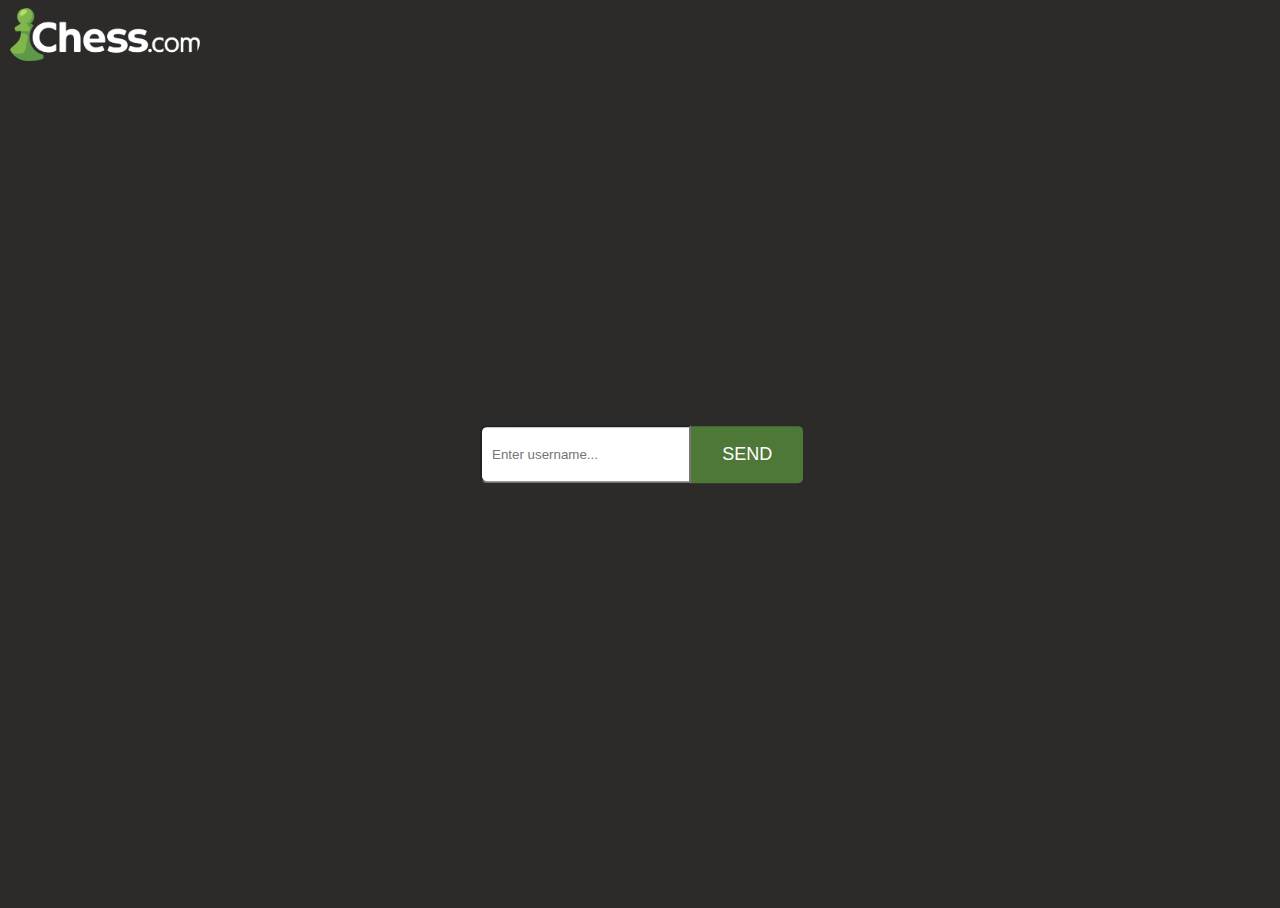
<file: chess profile view/index.html>
<!DOCTYPE html>
<html lang="en">
<head>
    <meta charset="UTF-8">
    <meta name="viewport" content="width=device-width, initial-scale=1.0">
    <title>Chess.com profile</title>
    <link href="style.css" rel="stylesheet">
</head>
<body>

    <div class="chesslogocontainer">
        <img src="assets/logo.png" class="logoclass">
    </div>

    <div class="container">
    <div class = "search">
        <div class="searchbox">
            <input class="user" id="username" placeholder="Enter username...">
        </div>
        <div class="sendbutton">
            <button class="user" type="button" id="btn" >
                SEND
            </button>
        </div>
    </div>
    <div id="card"> 
        <script src='script.js'></script>  
    </div>
    </div>
</body>
</html>
</file>
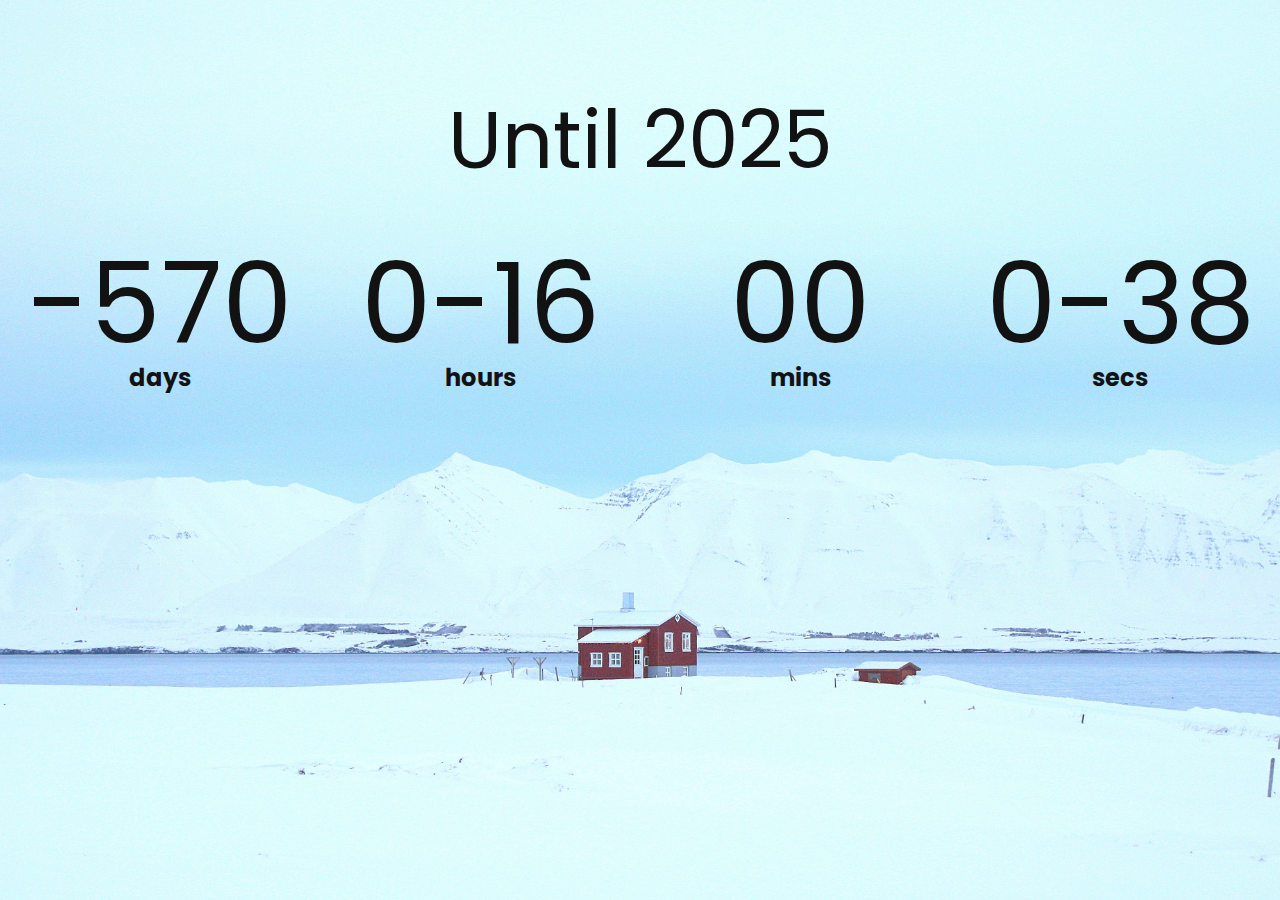
<file: countdown/index.html>
<!DOCTYPE html>
<html>
<head>
    <meta charset='utf-8'>
    <meta http-equiv='X-UA-Compatible' content='IE=edge'>
    <meta name='viewport' content='width=device-width, initial-scale=1'>

    <title>Countdown</title>

    <link rel='stylesheet' type='text/css' media='screen' href='style.css'>
    <script src='script.js'></script>
</head>
<body>
    <h1>Until 2025</h1>

    <div class="countdown">

        <div class="countdowntime days">
            <p class="bigtext" id="days">
                0
            </p>
            <span>
                days
            </span>
        </div>

        <div class="countdowntime hours">
            <p class="bigtext" id="hours">
                0
            </p>
            <span>
                hours
            </span>
        </div>


        <div class="countdowntime mins">
            <p class="bigtext" id="mins">
                0
            </p>
            <span>
                mins
            </span>
        </div>

        <div class="countdowntime secs">
            <p class="bigtext" id="secs">
                0
            </p>
            <span>
                secs
            </span>
        </div>

    </div>
    
</body>
</html>
</file>
<file: chess profile view/style.css>
@import url('https://fonts.googleapis.com/css2?family=Poppins:wght@200;400;600&display=swap');


body
{
    background-color: #2C2B29;
    color: #fff;
    font-family: 'Poppins', sans-serif;
}
h1,h2,h3,h4,h5,h6
{
    display: inline;
}


.chesslogocontainer{
    /* background-color: aqua; */
    width:15%;
    height: 100%;
    position: absolute;
}

.logoclass{
    display: inline;
    position: absolute;
    width: 100%;
    height: auto;
    /* background-color: red; */
}

.container {    
    width:340px;
    position: absolute;
    transform: translate(-50%, -50%);
    top: 50%;
    left: 50%;
    /* background-color: green; */
  }


#card
{
    background-color: #4E7837;
    display: none;
    margin: auto;
    padding: 10px;
    margin-top: 3%;
    height: 60%;
    border: #fff solid 2px;
    border-radius: 20px;
    width:300px;
    box-shadow: 5px 5px 5px 5px #fff;
}


.search{
    display: flex;
    flex-direction: row;
    margin-left: 0%;
    padding: 10px;
    margin-top: 3%;
    /* background-color: aqua; */
}

.searchbox{
    width: 65%;
    /* background-color: purple; */
}

.sendbutton{
    width: 35%;
    /* margin-left: 2%; */
    /* background-color: yellow; */
    flex: 1;
}

img
{
    /* height:300px;
    width: 300px; */
    height:100%;
    width: 100%;
    position: relative;
    border-radius: 20px;

}

.user
{
    height: 34px;
    width: 90%;
    display: inline;    
    margin: auto;
    margin-top: 3%;
    margin-bottom: 3%;
    /* margin-right: 20%; */
    /* margin-left: 0%; */
    padding: 10px;
    border-radius: 7px 0px 0px 7px;
    /* background-color: red; */
}

#btn
{   
    height: 57px;
    width: 100%;
    /* position: relative;
    margin-left: 0px;
    padding: 0px; */
    /* display: block; */
    /* padding: 15px 60px; */
    font-size: 18px;
    /* background-color: #101010; */
    background-color: #4E7837;
    color: #ffffff; 
    position: relative;
    margin: 6.5% 3%;
    border: none;
    border-radius: 0px 5px 5px 0px;
    /* background-color: blue; */
}

a{
    color: #fff;
}
</file>
<file: countdown/style.css>
@import url('https://fonts.googleapis.com/css2?family=Poppins:wght@200;400;600&display=swap');


* {
    box-sizing: border-box;
}


body {
    background-image: url(snowbg3.jpg);
    background-size: cover;
    background-position: center center;
    min-height: 100vh;
    font-family: 'Poppins', sans-serif;
    margin: 0;
    align-items: center;
    color: #121212;

    display: flex;
    flex-direction: column;
}


h1{
    font-weight: normal;
    font-size: 5rem;
    margin-top: 5rem;
    margin-bottom: 0rem;
    /* background-color: red; */
}

.bigtext{
    font-size: 7rem;
    line-height: 1;
    /* background-color: green; */
    margin-bottom: 0;
    margin-top: 3rem;
    /* margin: 0 6rem; */
}

.countdown{
    display: flex;
    flex-direction: row;
    width: 100%;
    /* background-color: aqua; */
}

.countdowntime{
    text-align: center;
    flex: 1;
}

.countdown span{
    font-size: 1.5rem;
    /* background-color: blue; */
    font-weight: bold;
}
</file>
